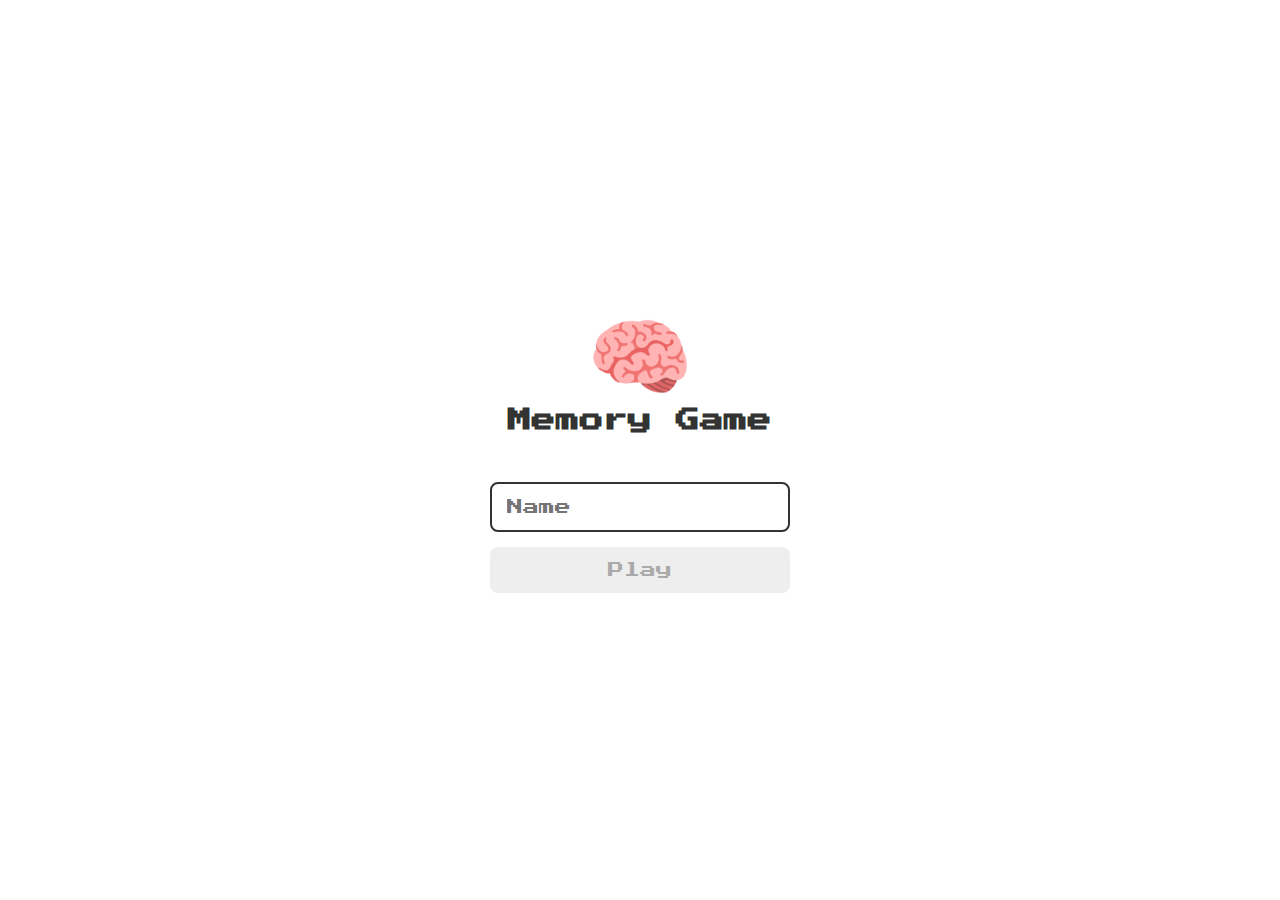
<file: Projeto Jogo da Memória (Rick and Morty)/index.html>
<!DOCTYPE html>
<html lang="pt-br">
<head>
    <meta charset="UTF-8">
    <meta name="viewport" content="width=device-width, initial-scale=1.0">

    <link rel="stylesheet" href="src/css/reset.css">
    <link rel="stylesheet" href="src/css/login.css">
    <script src="src/js/login.js" defer></script>
    <title>Projeto Jogo da Memória (Rick and Morty)</title>
</head>
<body>
    
    <form class="login-form">
        <div class="login__header">
            <img src="src/images/brain.png" alt="brain icon">
            <h1>Memory Game</h1>
        </div>

        <input type="text" placeholder="Name" class="login__input">
        <button type="submit" class="login__button" disabled>Play</button>
    </form>
</body>
</html>
</file>
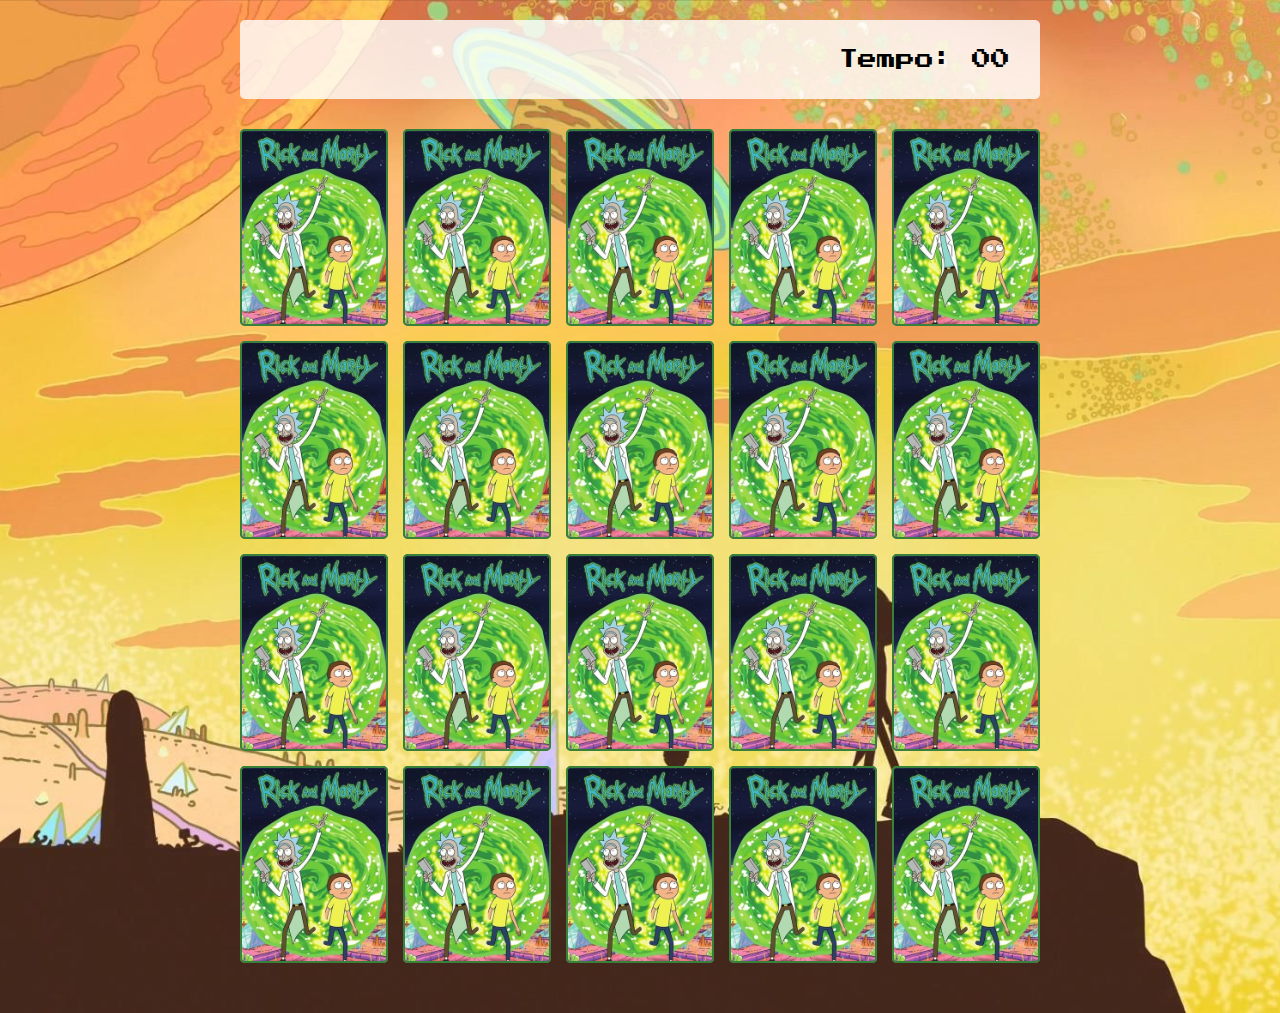
<file: Projeto Jogo da Memória (Rick and Morty)/src/pages/game.html>
<!DOCTYPE html>
<html lang="pt-br">
<head>
    <meta charset="UTF-8">
    <meta name="viewport" content="width=device-width, initial-scale=1.0">
    <link rel="stylesheet" href="../css/reset.css">
    <link rel="stylesheet" href="../css/game.css">
    <script src="../js/game.js" defer></script>
    <title>Memory Game</title>
</head>
<body>

    <main>
        <header>
            <span class="player"></span>
            <span>Tempo: <span class="timer">00</span></span>
        </header>
        <div class="grid">
        </div>
    </main>
    

</body>
</html>
</file>
<file: Projeto Jogo da Memória (Rick and Morty)/src/css/login.css>
.login-form {
    display: flex;
    flex-direction: column;
    align-items: center;
    height: 100vh;
    justify-content: center;
}

.login__header {
    align-items: center;
    display: flex;
    flex-direction: column;
    justify-content: center;
    margin-bottom: 50px;
}

.login__header img {
    width: 100px;
}

.login__header h1 {
    color: #333;
    font-size: 1.5em;
}

.login__input {
    border: 2px solid #333;
    border-radius: 8px;
    color: #333;
    font-size: 1em;
    margin-bottom: 15px;
    max-width: 300px;
    outline: none;
    padding: 15px;
    width: 100%;
}

.login__button {
    background-color: #ee665c;
    border-radius: 8px;
    color: #fff;
    padding: 15px;
    cursor: pointer;
    font-size: 1em;
    max-width: 300px;
    width: 100%;
}

.login__button:disabled {
    background-color: #eee;
    color: #aaa;
    cursor: auto;
}
</file>
<file: Projeto Jogo da Memória (Rick and Morty)/src/css/game.css>
main {
    display: flex;
    flex-direction: column;
    width: 100%;
    background-image: url('../images/bg.jpg');
    background-size: cover;
    background-position: center;
    min-height: 100vh;
    align-items: center;
    justify-content: center;
    padding: 20px 20px 50px;
}

header {
    display: flex;
    align-items: center;
    justify-content: space-between;
    background-color: rgba(255, 255, 255, 0.8);
    font-size: 1.2em;
    width: 100%;
    max-width: 800px;
    padding: 30px;
    margin: 0 0 30px;
    border-radius: 5px;

}

.grid {
    display: grid;
    grid-template-columns: repeat(5, 1fr);
    gap: 15px;
    width: 100%;
    max-width: 800px;
    margin: 0 auto;
}

.card {
    aspect-ratio: 3/4;
    width: 100%;
    border-radius: 5px;
    position: relative;
    transition: all 400ms ease;
    transform-style: preserve-3d;
    background-color: #ccc;
}

.face {
    width: 100%;
    height: 100%;
    position: absolute;
    background-size: cover;
    background-position: center;
    border: 2px solid #39813a;
    border-radius: 5px;
    transition: all 400ms ease;
}


.front {
    transform: rotateY(180deg);
}

.back {
    background-image: url('../images/back.png');
    backface-visibility: hidden;
}

.reveal-card {
    transform: rotateY(180deg);
}

.disabled-card {
    filter: saturate(0);
    opacity: 0.5;
}
</file>
